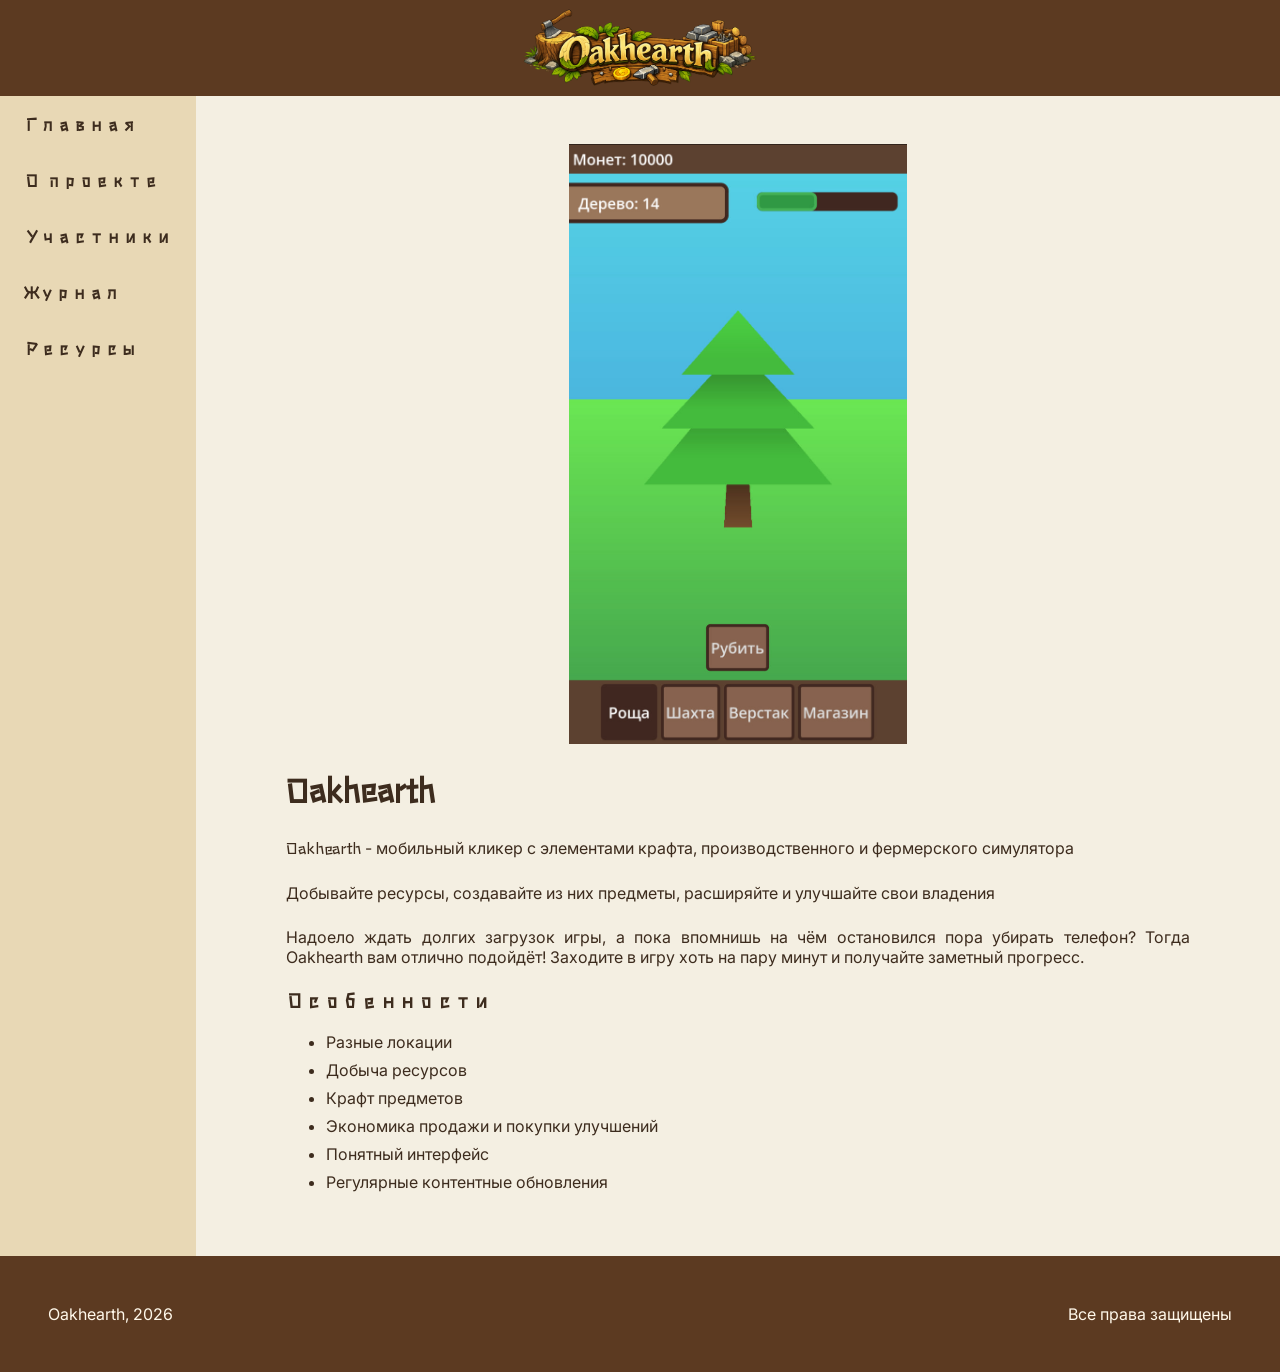
<file: site/index.html>
<!DOCTYPE html>
<html lang="ru">

<head>
	<meta charset="UTF-8">
	<meta name="viewport" content="width=device-width, initial-scale=1.0">
	<title>Oakhearth - Главная</title>
	<link rel="stylesheet" href="style.css">
</head>

<body>
	<header>
		<a href="index.html"><img src="res/logo.png" alt="Лого Oakhearth"></a>
	</header>
	<div id="content">
		<nav class="decor">
			<a href="index.html">Главная</a>
			<a href="about.html">О проекте</a>
			<a href="members.html">Участники</a>
			<a href="blog.html">Журнал</a>
			<a href="resources.html">Ресурсы</a>
		</nav>
		<main>
			<img src="res/forest.jpg" alt="Скриншот игры">
			<h1 class="decor">Oakhearth</h1>
			<p><span class="decor">Oakhearth</span> - мобильный кликер с элементами крафта, производственного и фермерского симулятора</p>
			<p>Добывайте ресурсы, создавайте из них предметы, расширяйте и улучшайте свои владения</p>
			<p>Надоело ждать долгих загрузок игры, а пока впомнишь на чём остановился пора убирать телефон? Тогда Oakhearth вам отлично подойдёт! Заходите в игру хоть на пару минут и получайте заметный прогресс.</p>
			<h3 class="decor">Особенности</h3>
			<ul>
				<li>Разные локации</li>
				<li>Добыча ресурсов</li>
				<li>Крафт предметов</li>
				<li>Экономика продажи и покупки улучшений</li>
				<li>Понятный интерфейс</li>
				<li>Регулярные контентные обновления</li>
			</ul>
		</main>
	</div>
	<footer>
		<p>Oakhearth, 2026</p>
		<p>Все права защищены</p>
	</footer>
</body>

</html>
</file>
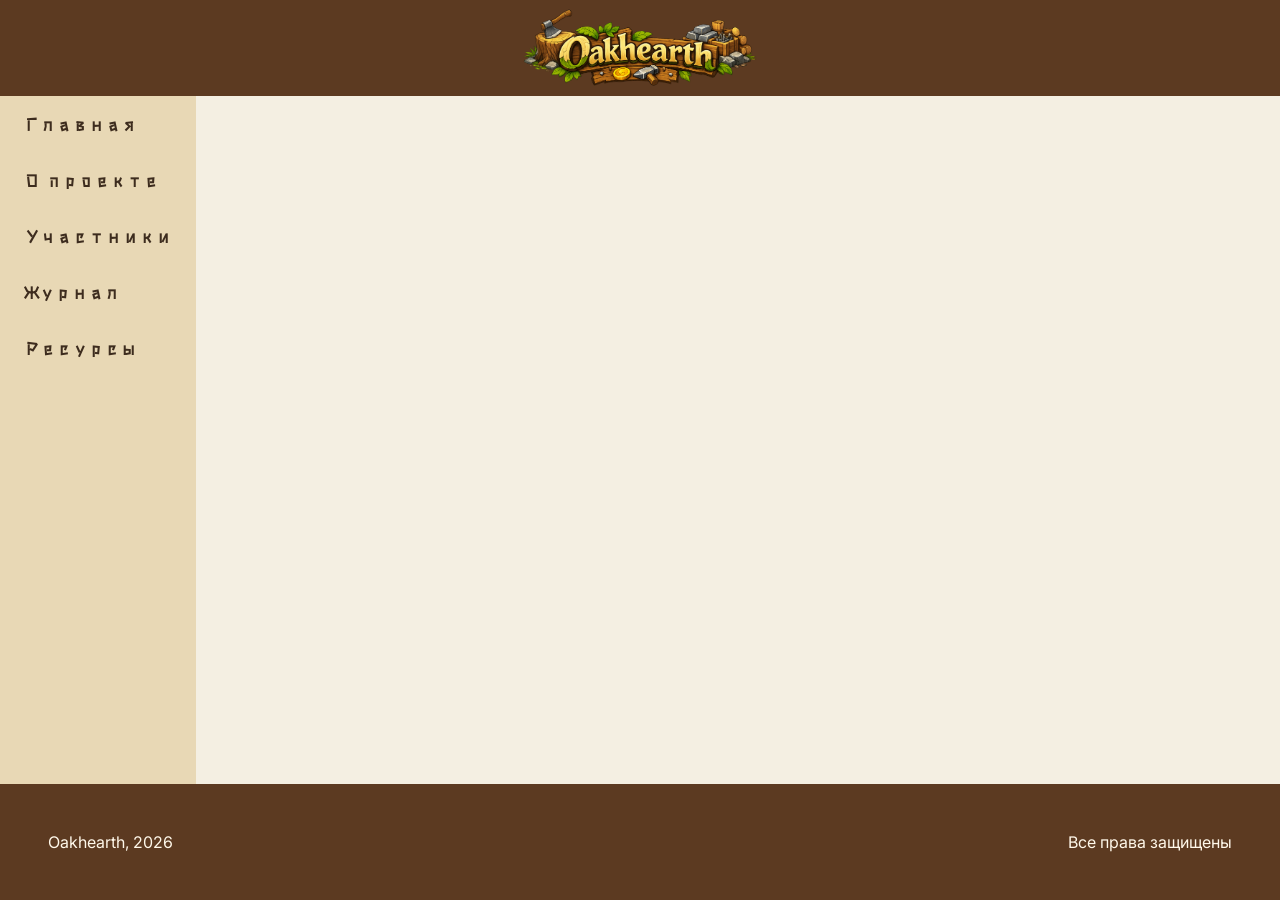
<file: site/.tpl.html>
<!DOCTYPE html>
<html lang="ru">

<head>
	<meta charset="UTF-8">
	<meta name="viewport" content="width=device-width, initial-scale=1.0">
	<title>Oakhearth - Главная</title>
	<link rel="stylesheet" href="style.css">
</head>

<body>
	<header>
		<a href="index.html"><img src="res/logo.png" alt="Лого Oakhearth"></a>
	</header>
	<div id="content">
		<nav class="decor">
			<a href="index.html">Главная</a>
			<a href="about.html">О проекте</a>
			<a href="members.html">Участники</a>
			<a href="blog.html">Журнал</a>
			<a href="resources.html">Ресурсы</a>
		</nav>
		<main>
			
		</main>
	</div>
	<footer>
		<p>Oakhearth, 2026</p>
		<p>Все права защищены</p>
	</footer>
</body>

</html>
</file>
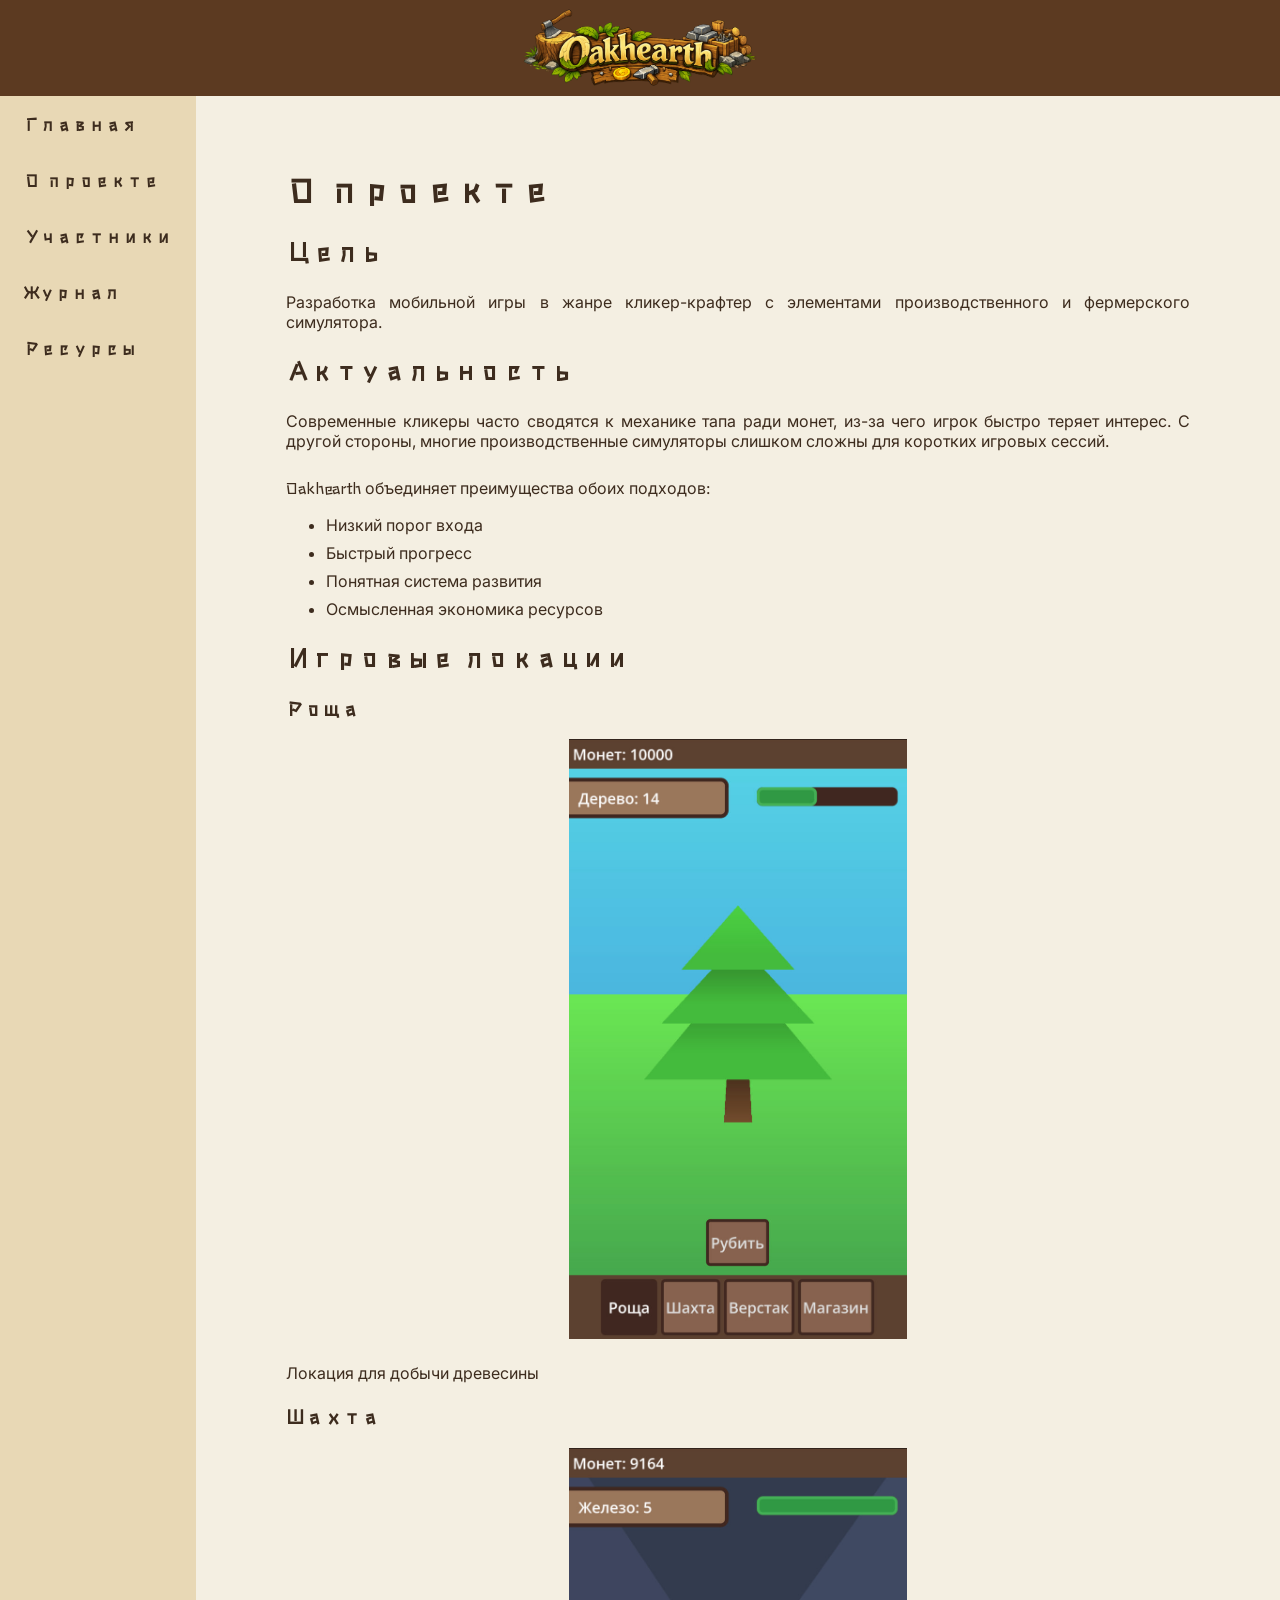
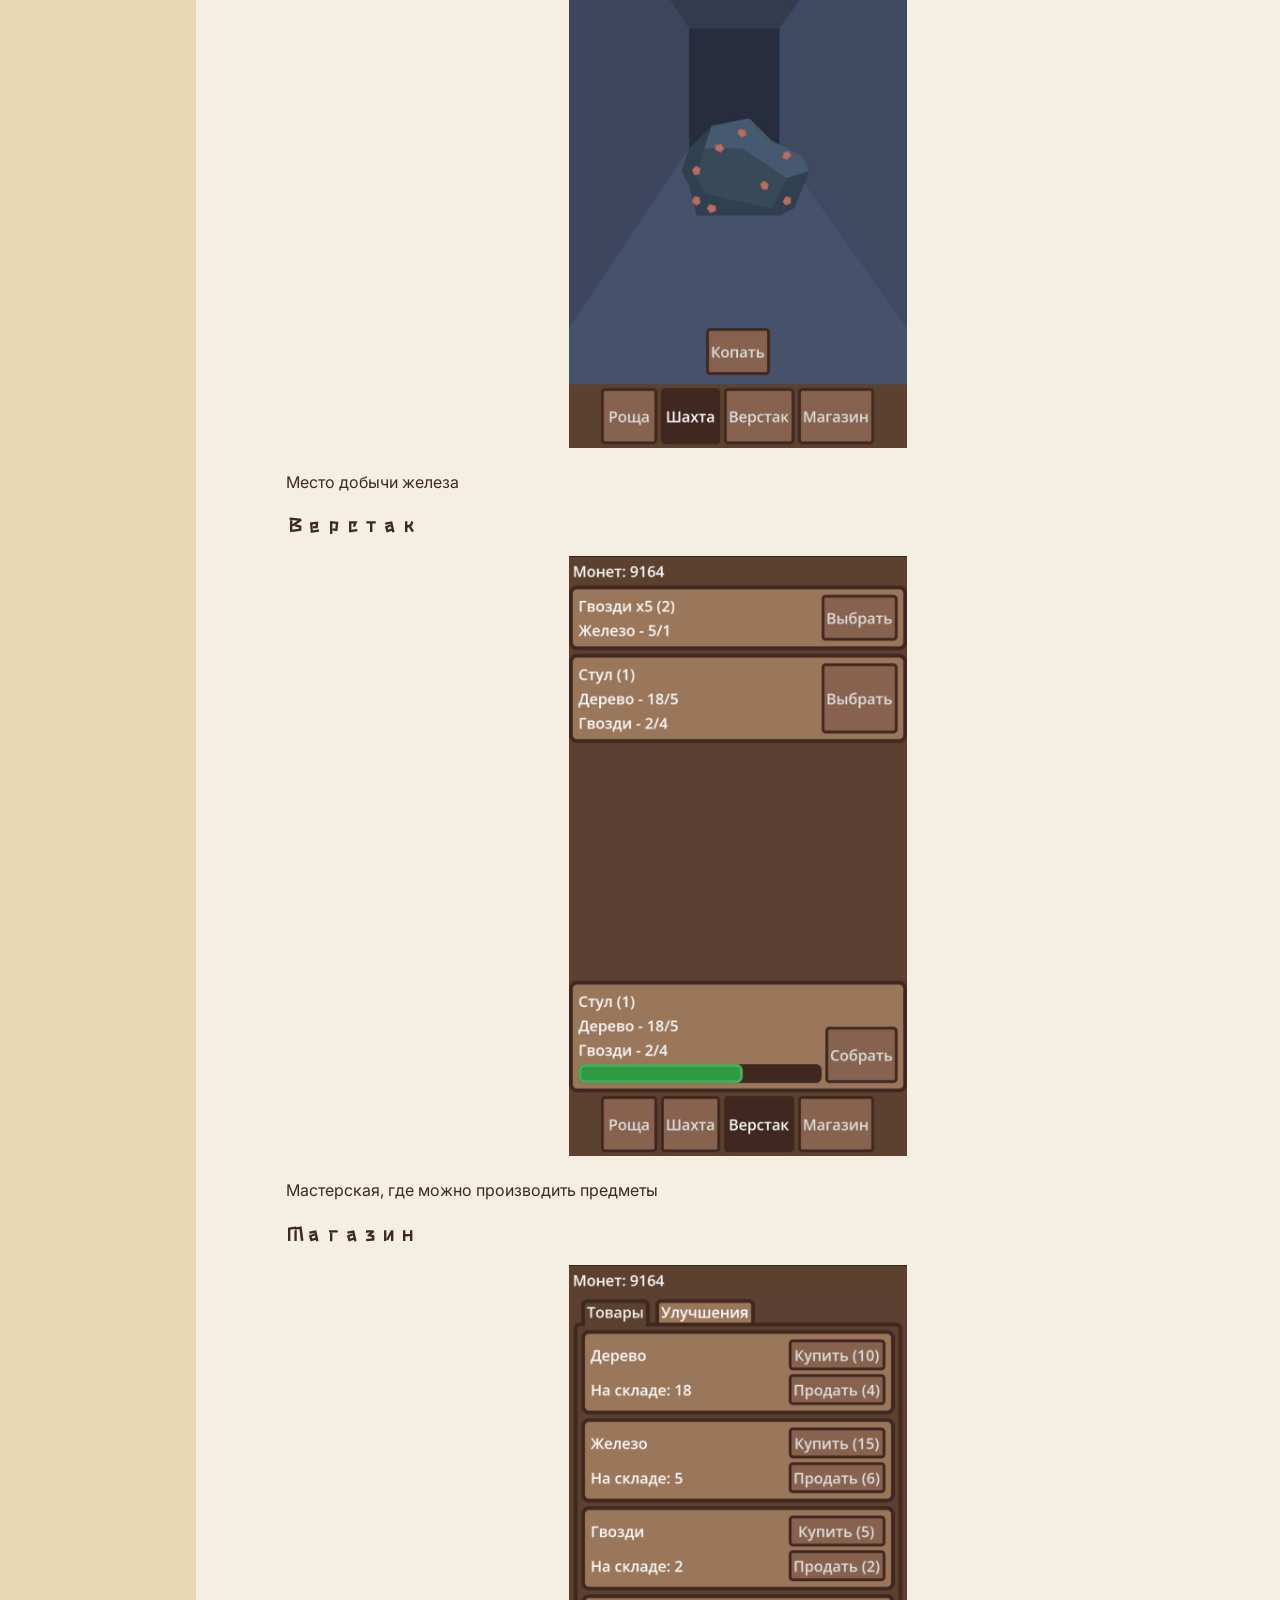
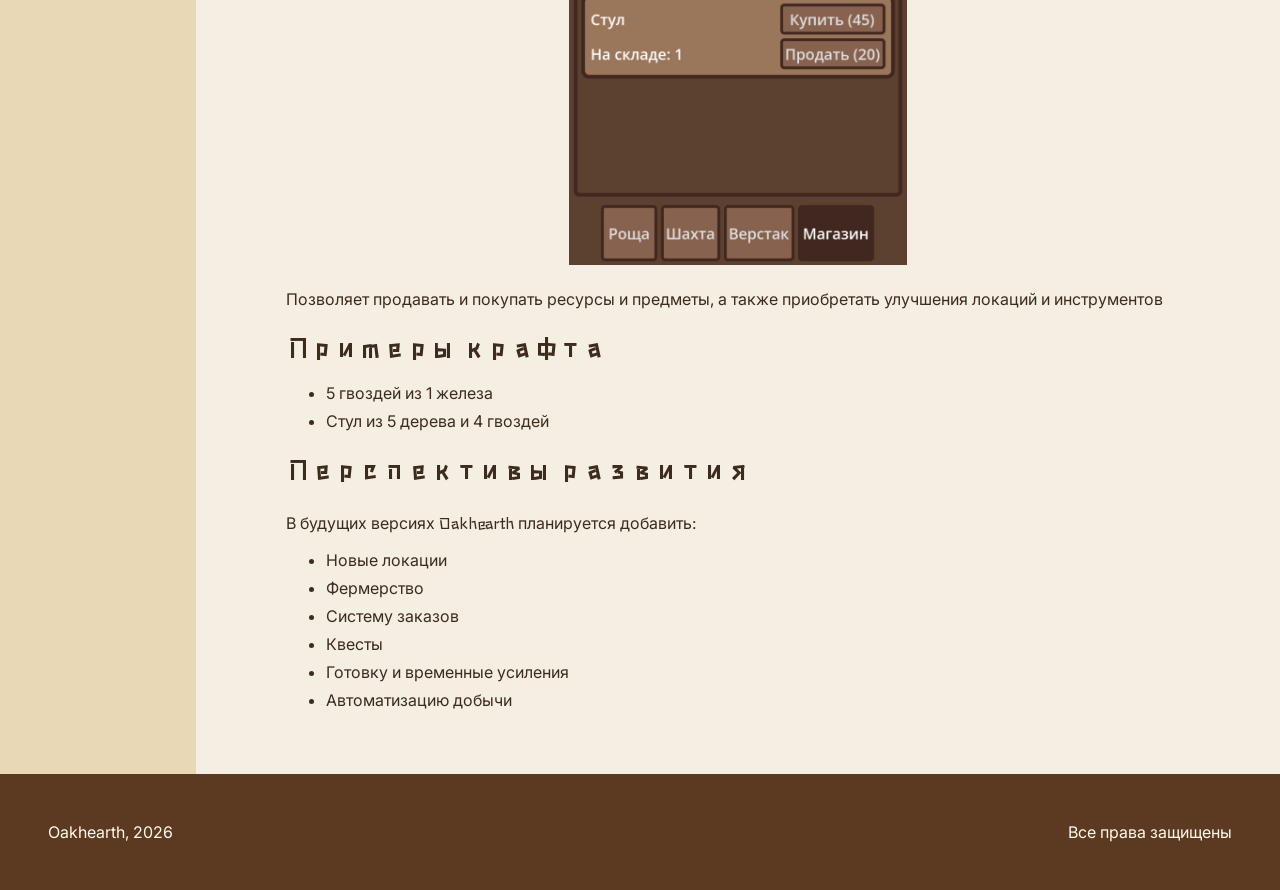
<file: site/about.html>
<!DOCTYPE html>
<html lang="ru">

<head>
	<meta charset="UTF-8">
	<meta name="viewport" content="width=device-width, initial-scale=1.0">
	<title>Oakhearth - Главная</title>
	<link rel="stylesheet" href="style.css">
</head>

<body>
	<header>
		<a href="index.html"><img src="res/logo.png" alt="Лого Oakhearth"></a>
	</header>
	<div id="content">
		<nav class="decor">
			<a href="index.html">Главная</a>
			<a href="about.html">О проекте</a>
			<a href="members.html">Участники</a>
			<a href="blog.html">Журнал</a>
			<a href="resources.html">Ресурсы</a>
		</nav>
		<main>
			<h1>О проекте</h1>
			<h2>Цель</h2>
			<p>Разработка мобильной игры в жанре кликер-крафтер с элементами производственного и фермерского симулятора.</p>
			<h2>Актуальность</h2>
			<p>Современные кликеры часто сводятся к механике тапа ради монет, из-за чего игрок быстро теряет интерес. С другой стороны, многие производственные симуляторы слишком сложны для коротких игровых сессий.</p>
			<p><span class="decor">Oakhearth</span> объединяет преимущества обоих подходов:</p>
			<ul>
				<li>Низкий порог входа</li>
				<li>Быстрый прогресс</li>
				<li>Понятная система развития</li>
				<li>Осмысленная экономика ресурсов</li>
			</ul>
			<h2>Игровые локации</h2>
			<h3>Роща</h3>
			<img src="res/forest.jpg" alt="Скриншот рощи">
			<p>Локация для добычи древесины</p>
			<h3>Шахта</h3>
			<img src="res/mine.jpg" alt="Скриншот шахты">
			<p>Место добычи железа</p>
			<h3>Верстак</h3>
			<img src="res/craft.jpg" alt="Скриншот верстака">
			<p>Мастерская, где можно производить предметы</p>
			<h3>Магазин</h3>
			<img src="res/shop.jpg" alt="Скриншот магазина">
			<p>Позволяет продавать и покупать ресурсы и предметы, а также приобретать улучшения локаций и инструментов</p>
			<h2>Примеры крафта</h2>
			<ul>
				<li>5 гвоздей из 1 железа</li>
				<li>Стул из 5 дерева и 4 гвоздей</li>
			</ul>
			<h2>Перспективы развития</h2>
			<p>В будущих версиях <span class="decor">Oakhearth</span> планируется добавить:</p>
			<ul>
				<li>Новые локации</li>
				<li>Фермерство</li>
				<li>Систему заказов</li>
				<li>Квесты</li>
				<li>Готовку и временные усиления</li>
				<li>Автоматизацию добычи</li>
			</ul>
		</main>
	</div>
	<footer>
		<p>Oakhearth, 2026</p>
		<p>Все права защищены</p>
	</footer>
</body>

</html>
</file>
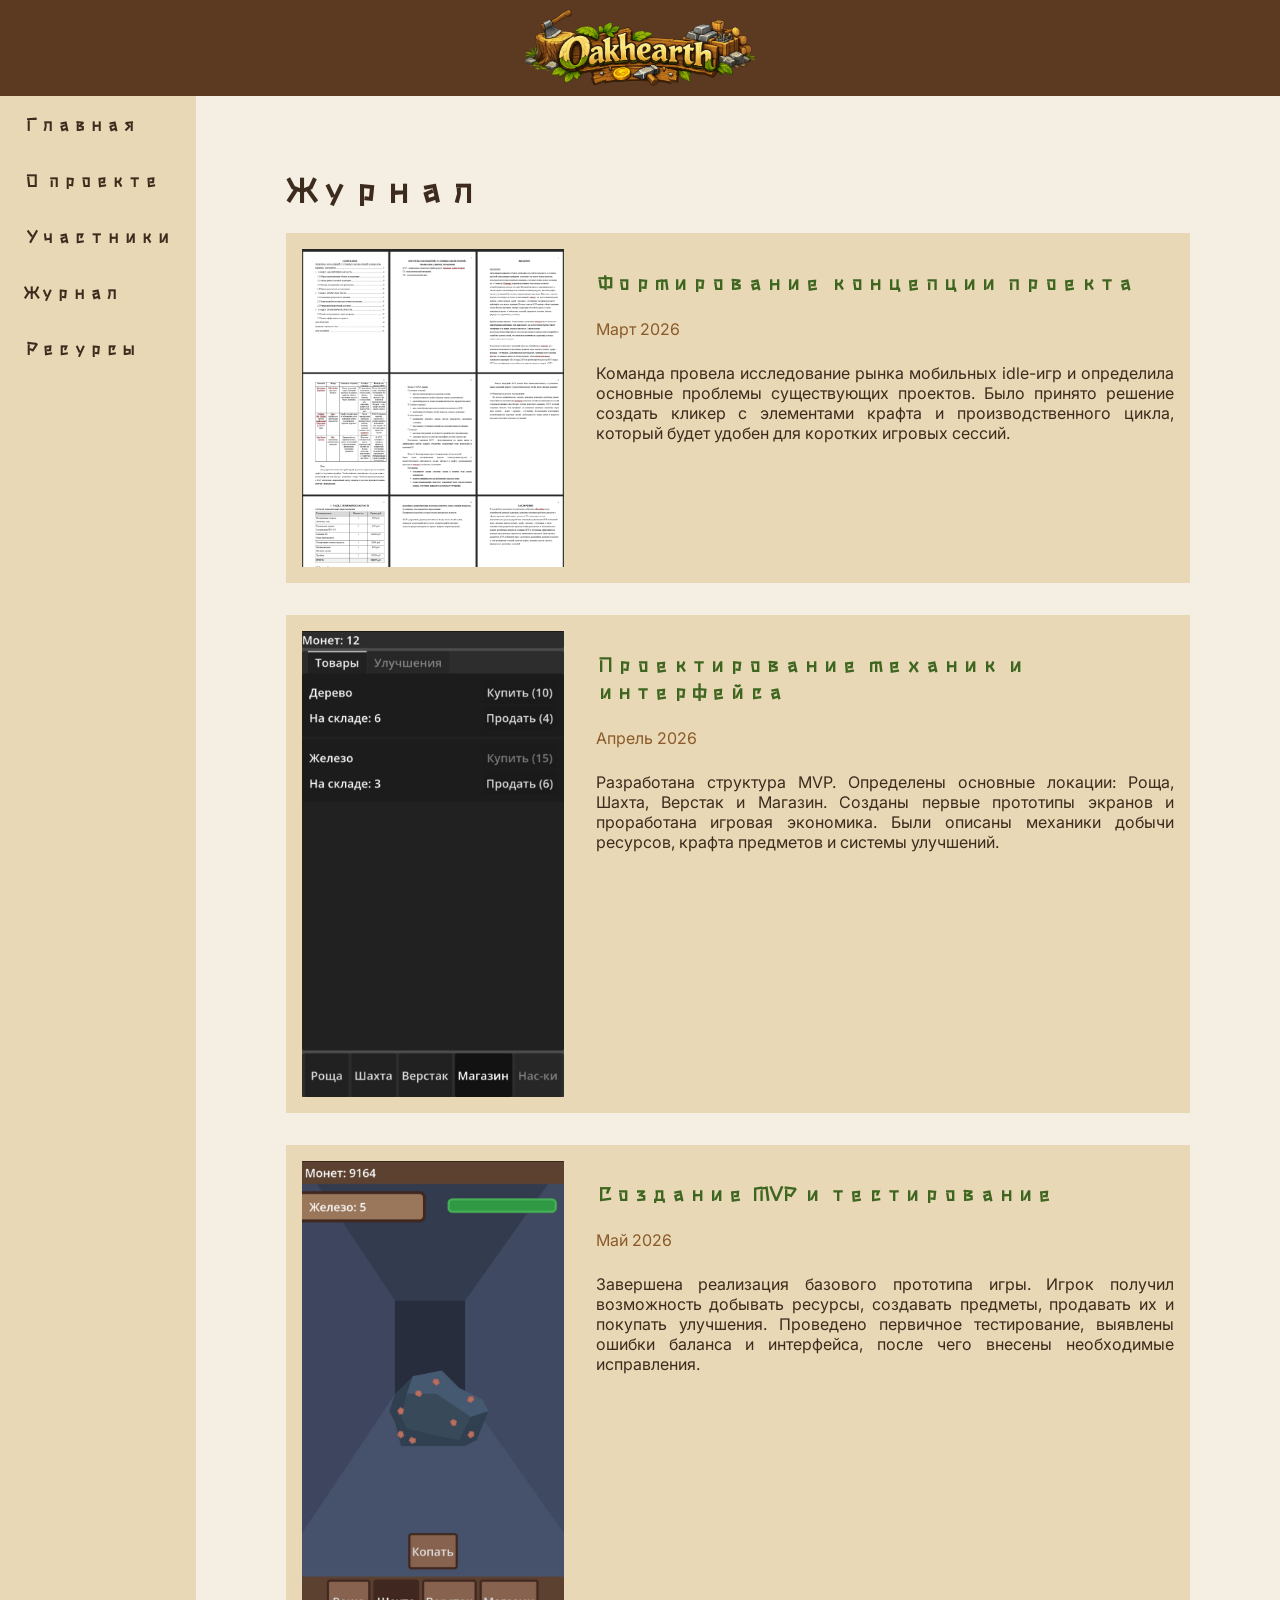
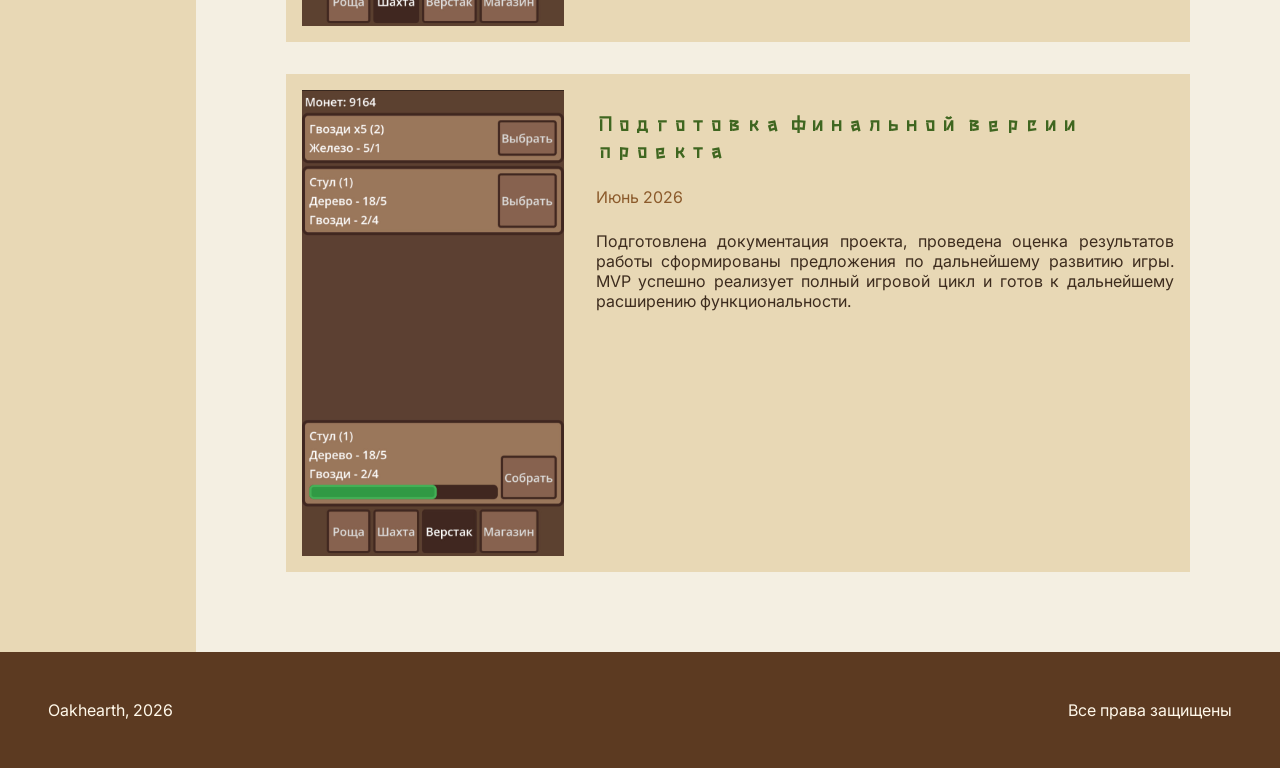
<file: site/blog.html>
<!DOCTYPE html>
<html lang="ru">

<head>
	<meta charset="UTF-8">
	<meta name="viewport" content="width=device-width, initial-scale=1.0">
	<title>Oakhearth - Главная</title>
	<link rel="stylesheet" href="style.css">
</head>

<body>
	<header>
		<a href="index.html"><img src="res/logo.png" alt="Лого Oakhearth"></a>
	</header>
	<div id="content">
		<nav class="decor">
			<a href="index.html">Главная</a>
			<a href="about.html">О проекте</a>
			<a href="members.html">Участники</a>
			<a href="blog.html">Журнал</a>
			<a href="resources.html">Ресурсы</a>
		</nav>
		<main>
			<h1>Журнал</h1>
			<div class="blog">
				<img src="res/docs.png" alt="Документация проекта">
				<div>
					<h3>Формирование концепции проекта</h3>
					<p class="info">Март 2026</p>
					<p>Команда провела исследование рынка мобильных idle-игр и определила основные проблемы существующих проектов. Было принято решение создать кликер с элементами крафта и производственного цикла, который будет удобен для коротких игровых сессий.</p>
				</div>
			</div>
			<div class="blog">
				<img src="res/old-ui.png" alt="Ранняя версия интерфейса">
				<div>
					<h3>Проектирование механик и интерфейса</h3>
					<p class="info">Апрель 2026</p>
					<p>Разработана структура MVP. Определены основные локации: Роща, Шахта, Верстак и Магазин. Созданы первые прототипы экранов и проработана игровая экономика. Были описаны механики добычи ресурсов, крафта предметов и системы улучшений.</p>
				</div>
			</div>
			<div class="blog">
				<img src="res/mine.jpg" alt="Шахта">
				<div>
					<h3>Создание MVP и тестирование</h3>
					<p class="info">Май 2026</p>
					<p>Завершена реализация базового прототипа игры. Игрок получил возможность добывать ресурсы, создавать предметы, продавать их и покупать улучшения. Проведено первичное тестирование, выявлены ошибки баланса и интерфейса, после чего внесены необходимые исправления.</p>
				</div>
			</div>
			<div class="blog">
				<img src="res/craft.jpg" alt="Шахта">
				<div>
					<h3>Подготовка финальной версии проекта</h3>
					<p class="info">Июнь 2026</p>
					<p>Подготовлена документация проекта, проведена оценка результатов работы сформированы предложения по дальнейшему развитию игры. MVP успешно реализует полный игровой цикл и готов к дальнейшему расширению функциональности.</p>
				</div>
			</div>
		</main>
	</div>
	<footer>
		<p>Oakhearth, 2026</p>
		<p>Все права защищены</p>
	</footer>
</body>

</html>
</file>
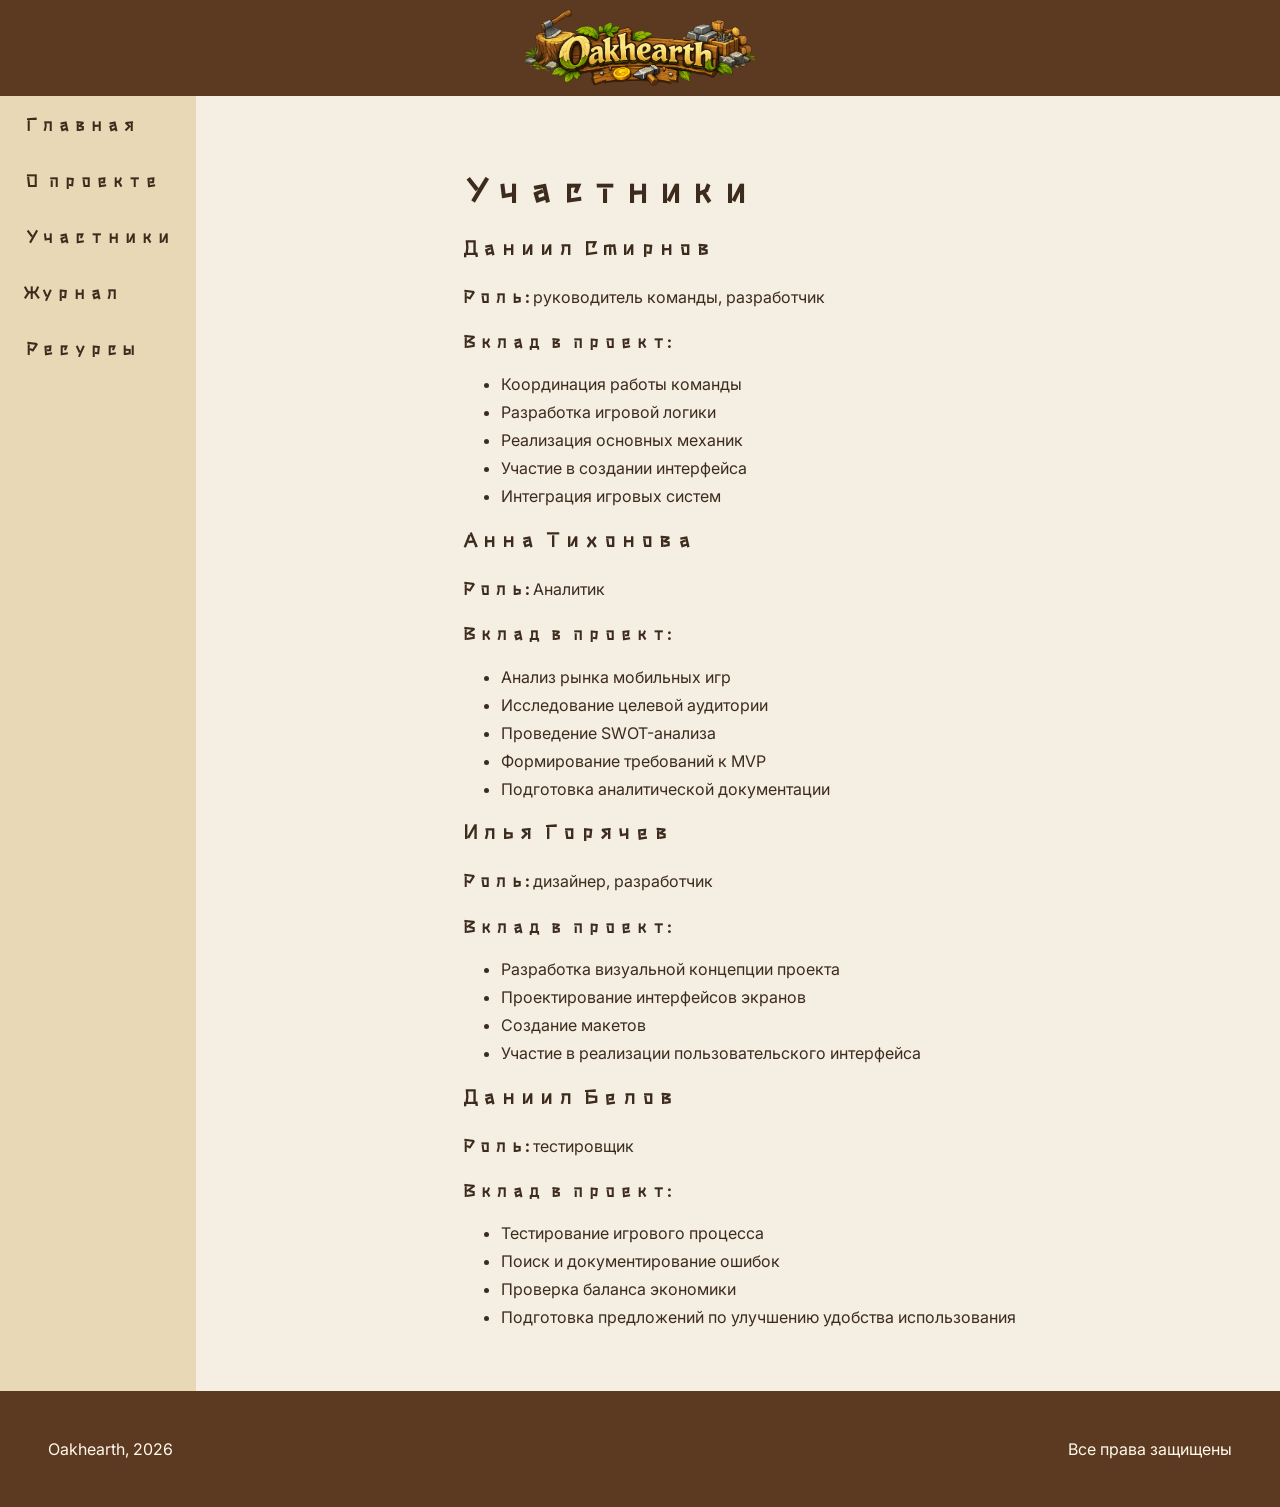
<file: site/members.html>
<!DOCTYPE html>
<html lang="ru">

<head>
	<meta charset="UTF-8">
	<meta name="viewport" content="width=device-width, initial-scale=1.0">
	<title>Oakhearth - Главная</title>
	<link rel="stylesheet" href="style.css">
</head>

<body>
	<header>
		<a href="index.html"><img src="res/logo.png" alt="Лого Oakhearth"></a>
	</header>
	<div id="content">
		<nav class="decor">
			<a href="index.html">Главная</a>
			<a href="about.html">О проекте</a>
			<a href="members.html">Участники</a>
			<a href="blog.html">Журнал</a>
			<a href="resources.html">Ресурсы</a>
		</nav>
		<main>
			<h1>Участники</h1>
			<h3>Даниил Смирнов</h3>
			<p><span class="decor"><b>Роль:</b></span> руководитель команды, разработчик</p>
			<h4>Вклад в проект:</h4>
			<ul>
				<li>Координация работы команды</li>
				<li>Разработка игровой логики</li>
				<li>Реализация основных механик</li>
				<li>Участие в создании интерфейса</li>
				<li>Интеграция игровых систем</li>
			</ul>
			<h3>Анна Тихонова</h3>
			<p><span class="decor"><b>Роль:</b></span> Аналитик</p>
			<h4>Вклад в проект:</h4>
			<ul>
				<li>Анализ рынка мобильных игр</li>
				<li>Исследование целевой аудитории</li>
				<li>Проведение SWOT-анализа</li>
				<li>Формирование требований к MVP</li>
				<li>Подготовка аналитической документации</li>
			</ul>
			<h3>Илья Горячев</h3>
			<p><span class="decor"><b>Роль:</b></span> дизайнер, разработчик</p>
			<h4>Вклад в проект:</h4>
			<ul>
				<li>Разработка визуальной концепции проекта</li>
				<li>Проектирование интерфейсов экранов</li>
				<li>Создание макетов</li>
				<li>Участие в реализации пользовательского интерфейса</li>
			</ul>
			<h3>Даниил Белов</h3>
			<p><span class="decor"><b>Роль:</b></span> тестировщик</p>
			<h4>Вклад в проект:</h4>
			<ul>
				<li>Тестирование игрового процесса</li>
				<li>Поиск и документирование ошибок</li>
				<li>Проверка баланса экономики</li>
				<li>Подготовка предложений по улучшению удобства использования</li>
			</ul>
		</main>
	</div>
	<footer>
		<p>Oakhearth, 2026</p>
		<p>Все права защищены</p>
	</footer>
</body>

</html>
</file>
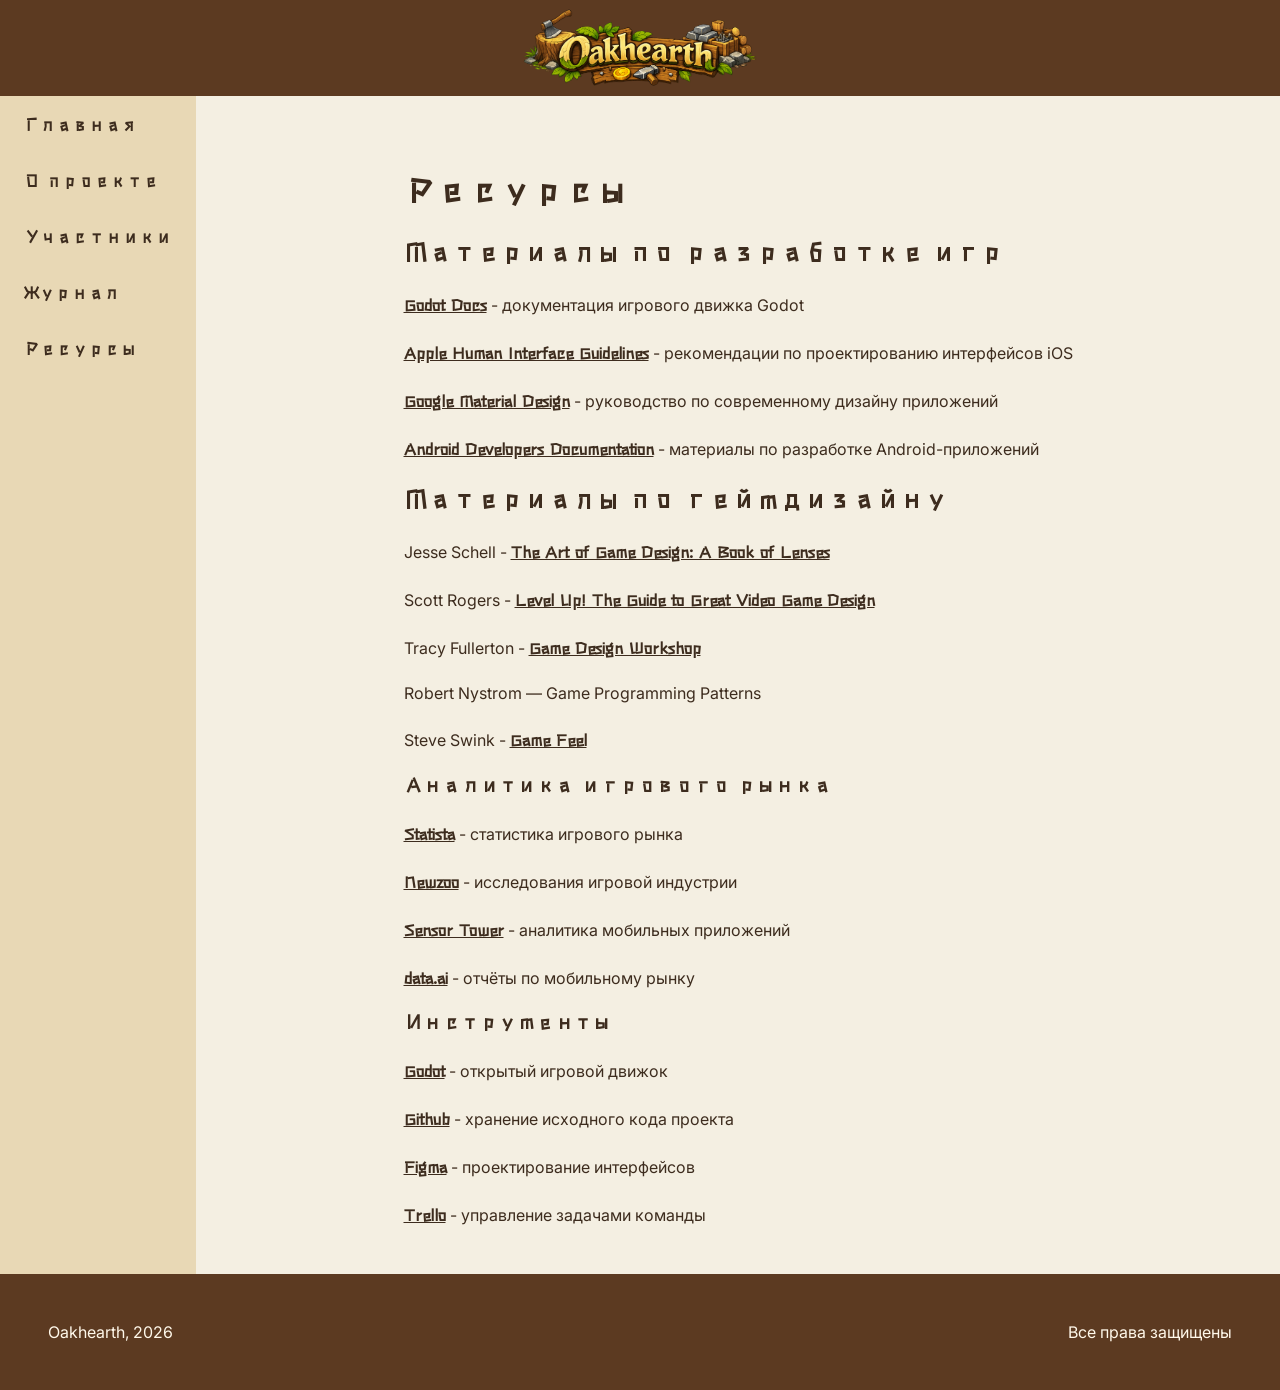
<file: site/resources.html>
<!DOCTYPE html>
<html lang="ru">

<head>
	<meta charset="UTF-8">
	<meta name="viewport" content="width=device-width, initial-scale=1.0">
	<title>Oakhearth - Главная</title>
	<link rel="stylesheet" href="style.css">
</head>

<body>
	<header>
		<a href="index.html"><img src="res/logo.png" alt="Лого Oakhearth"></a>
	</header>
	<div id="content">
		<nav class="decor">
			<a href="index.html">Главная</a>
			<a href="about.html">О проекте</a>
			<a href="members.html">Участники</a>
			<a href="blog.html">Журнал</a>
			<a href="resources.html">Ресурсы</a>
		</nav>
		<main>
			<h1>Ресурсы</h1>
			<h2>Материалы по разработке игр</h2>
			<p><a href="https://godotengine.org/documentation">Godot Docs</a> - документация игрового движка Godot</p>
			<p><a href="https://developer.apple.com/design/human-interface-guidelines">Apple Human Interface Guidelines</a> - рекомендации по проектированию интерфейсов iOS</p>
			<p><a href="https://m3.material.io/">Google Material Design</a> - руководство по современному дизайну приложений</p>
			<p><a href="https://developer.android.com/develop">Android Developers Documentation</a> - материалы по разработке Android-приложений</p>
			<h2>Материалы по геймдизайну</h2>
			<p>Jesse Schell - <a href="https://rsd2-alert-durden-connections.weebly.com/uploads/6/7/1/6/6716949/3-the-art-of-game-design-a-book-of-lenses_3.pdf">The Art of Game Design: A Book of Lenses</a></p>
			<p>Scott Rogers - <a href="https://eclass.uoa.gr/modules/document/file.php/DI413/%CE%94%CE%B9%CE%AC%CF%86%CE%BF%CF%81%CE%B1/Rogers_LevelUp_2010videogame-design.pdf">Level Up! The Guide to Great Video Game Design</a></p>
			<p>Tracy Fullerton - <a href="http://ndl.ethernet.edu.et/bitstream/123456789/40738/1/3.pdf">Game Design Workshop</a></p>
			<p>Robert Nystrom — Game Programming Patterns</p>
			<p>Steve Swink - <a href="https://gamifique.files.wordpress.com/2011/11/2-game-feel.pdf">Game Feel</a></p>
			<h3>Аналитика игрового рынка</h3>
			<p><a href="https://www.statista.com">Statista</a> - статистика игрового рынка</p>
			<p><a href="https://newzoo.com">Newzoo</a> - исследования игровой индустрии</p>
			<p><a href="https://sensortower.com">Sensor Tower</a> - аналитика мобильных приложений</p>
			<p><a href="https://www.data.ai">data.ai</a> - отчёты по мобильному рынку</p>
			<h3>Инструменты</h3>
			<p><a href="https://godotengine.org">Godot</a> - открытый игровой движок</p>
			<p><a href="https://github.com">Github</a> - хранение исходного кода проекта</p>
			<p><a href="https://figma.com">Figma</a> - проектирование интерфейсов</p>
			<p><a href="https://trello.com">Trello</a> - управление задачами команды</p>
		</main>
	</div>
	<footer>
		<p>Oakhearth, 2026</p>
		<p>Все права защищены</p>
	</footer>
</body>

</html>
</file>
<file: site/style.css>
@import url('https://fonts.googleapis.com/css2?family=Inter:ital,opsz,wght@0,14..32,100..900;1,14..32,100..900&display=swap');
@import url('https://fonts.googleapis.com/css2?family=Stick&display=swap');

:root {
	--bg-main: #F4EFE2;
	--bg-second: #E8D8B5;
	--text-main: #3D2C1E;
	--text-light: #FFF8EA;
	--wood: #8B5A2B;
	--wood-dark: #5C3A21;
	--gold: #D9A441;
	--gold-dark: #B67E22;
	--leaf: #5E8C31;
	--leaf-dark: #3F6620;
	--metal: #8C929A;
	--border: #B88A54;

	font-family: "Inter", sans-serif;
	font-optical-sizing: auto;
	font-weight: 400;
	font-style: normal;
}

* {
	box-sizing: border-box;
}

body, div, p {
	margin: 0;
	padding: 0;
}

h1, h2, h3, h4, h5, h6 {
	font-family: "Stick", sans-serif;
}

html {
	background-color: var(--bg-main);
	color: var(--text-main);
	height: 100%;
}

body {
	height: 100%;
	display: flex;
	flex-direction: column;
}

.decor {
	font-family: "Stick", sans-serif;
}

main a {
	font-family: "Stick", sans-serif;
	font-weight: 600;
	color: var(--text-main);
}

header {
	background-color: var(--wood-dark);
	padding: 0.5rem;
}

header img {
	display: block;
	margin: auto;
	/* width: 30%; */
	height: 5rem;
}

#content {
	flex: 1;
	display: flex;
	flex-direction: row;
}

nav {
	background-color: var(--bg-second);
	/* padding: 1rem; */
}

nav a {
	display: block;
	color: var(--text-main);
	font-weight: 700;
	text-decoration: none;
	padding: 1rem 1.5rem;
	transition: .3s;
}

nav a:hover {
	background-color: #0000000F;
	transition: .3s;
}

main {
	padding: 3rem;
	text-align: justify;
	max-width: 100ch;
	margin: 0 auto;
}

main p {
	margin-top: 1.5rem;
}

main img {
	display: block;
	text-align: center;
	max-height: 60ch;
	margin: 0 auto
}

li {
	margin-top: .5rem;
}

.blog {
	display: flex;
	flex-direction: row;
	background-color: var(--bg-second);
	padding: 1rem;
	margin-bottom: 2rem;
}

.blog img {
	display: block;
	width: 30%;
	align-self: flex-start;
	margin-right: 2rem;
}

.blog h3 {
	color: var(--leaf-dark);
	text-align: left;
}

.blog .info {
	color: var(--wood);
}

footer {
	background-color: var(--wood-dark);
	color: var(--text-light);
	padding: 3rem;
	display: flex;
	flex-direction: row;
	justify-content: space-between;
	width: 100%
}
</file>
